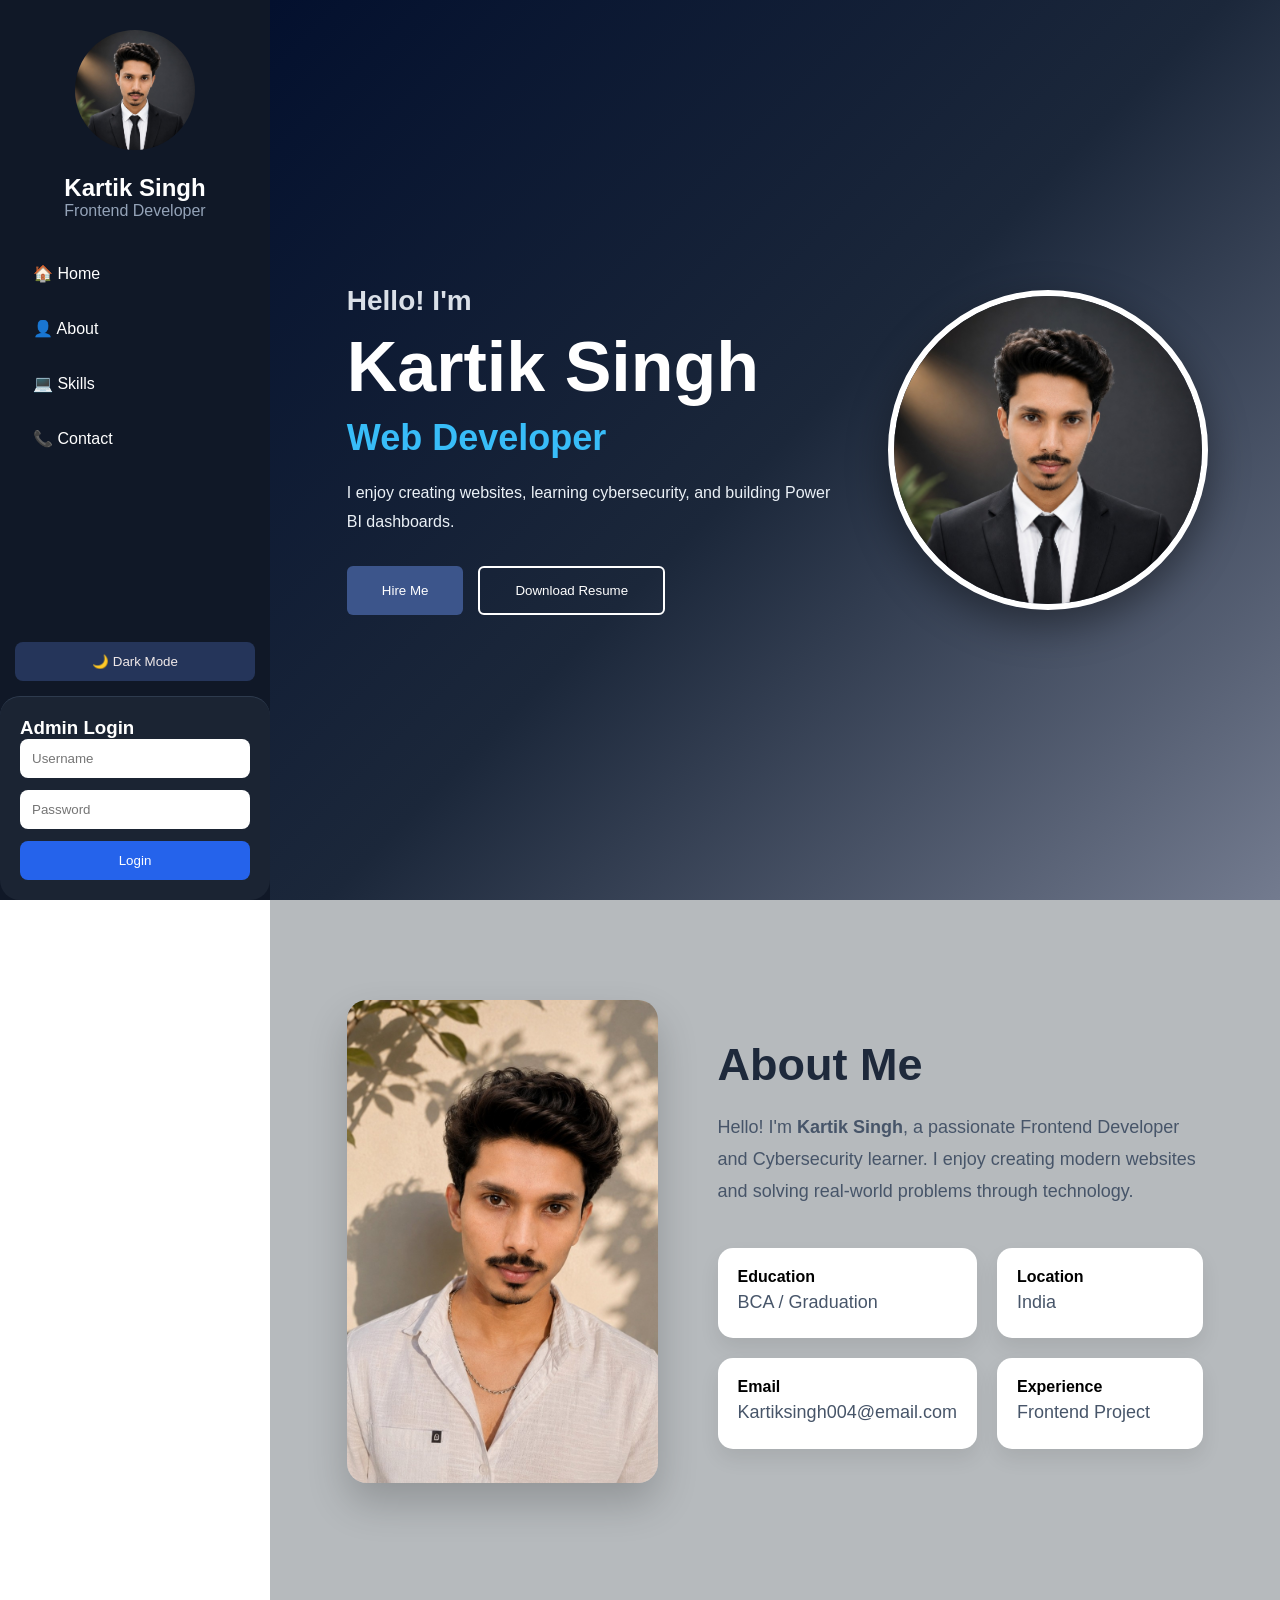
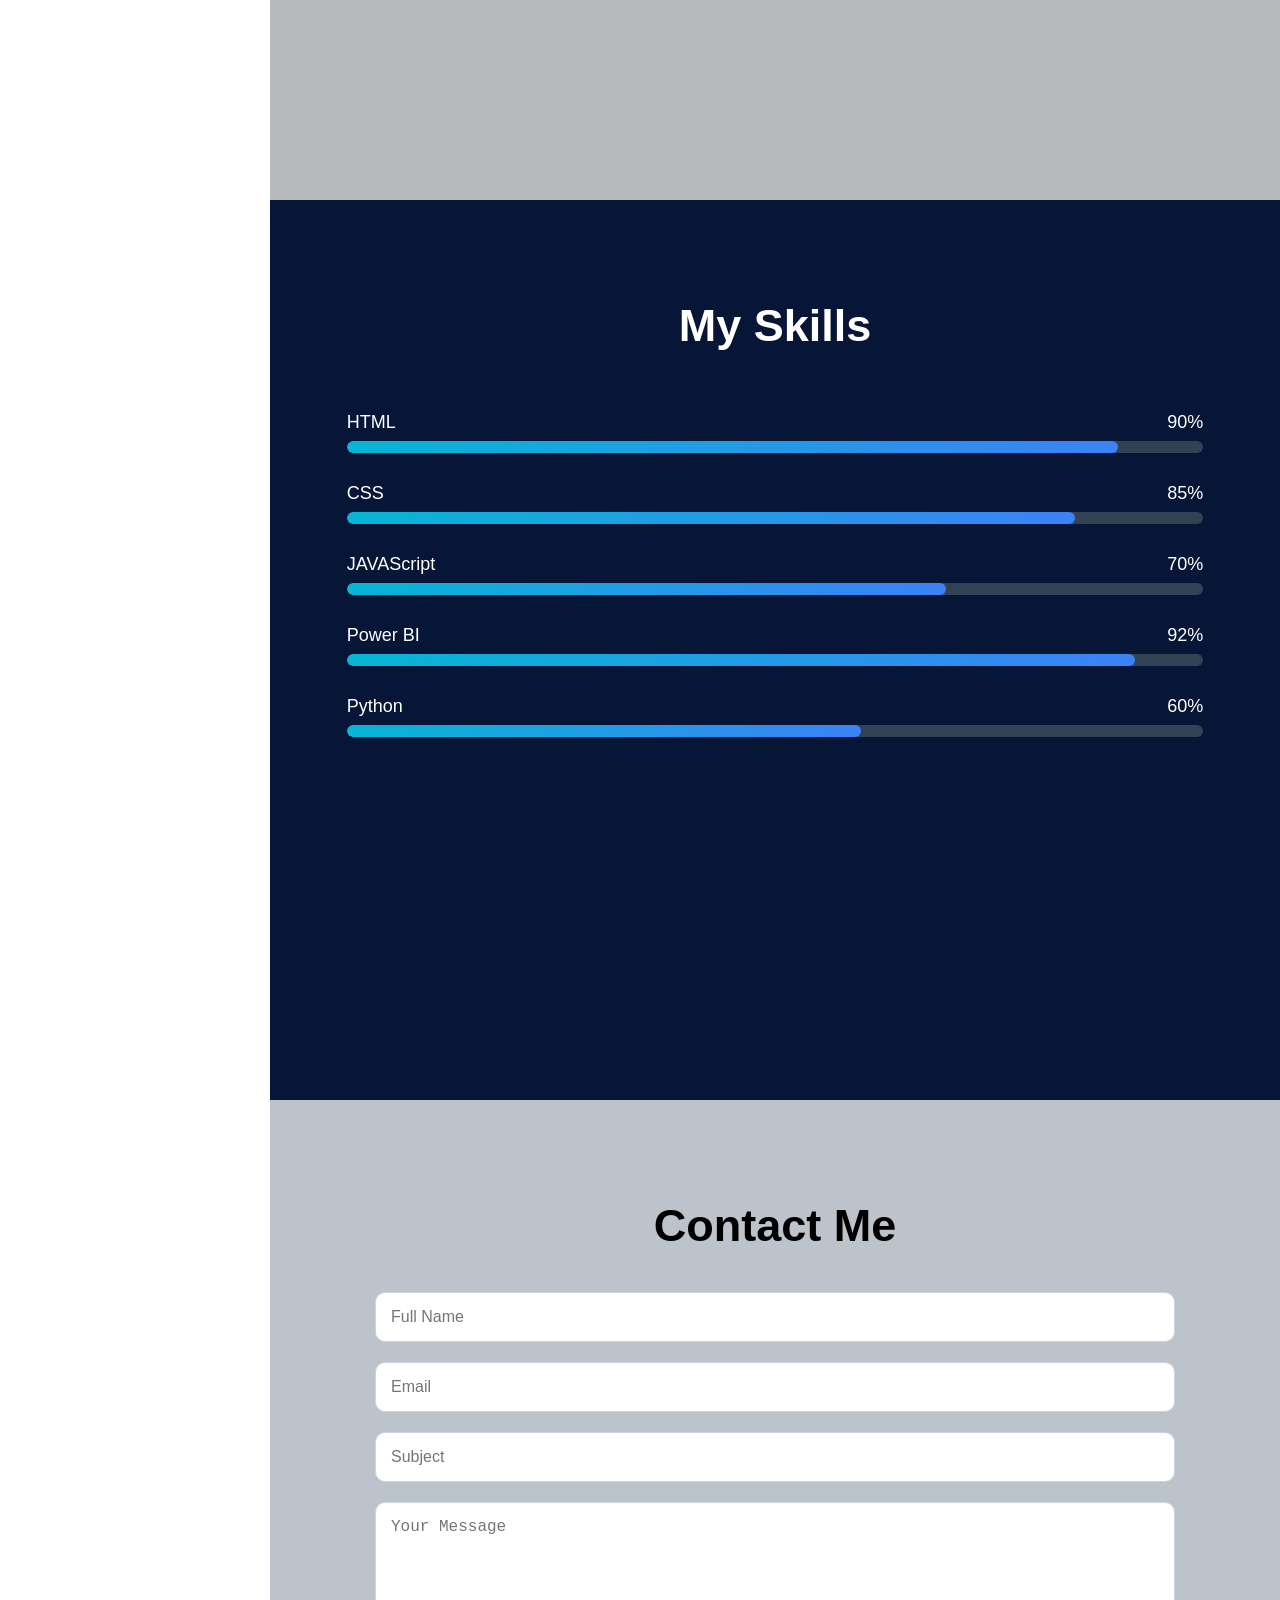
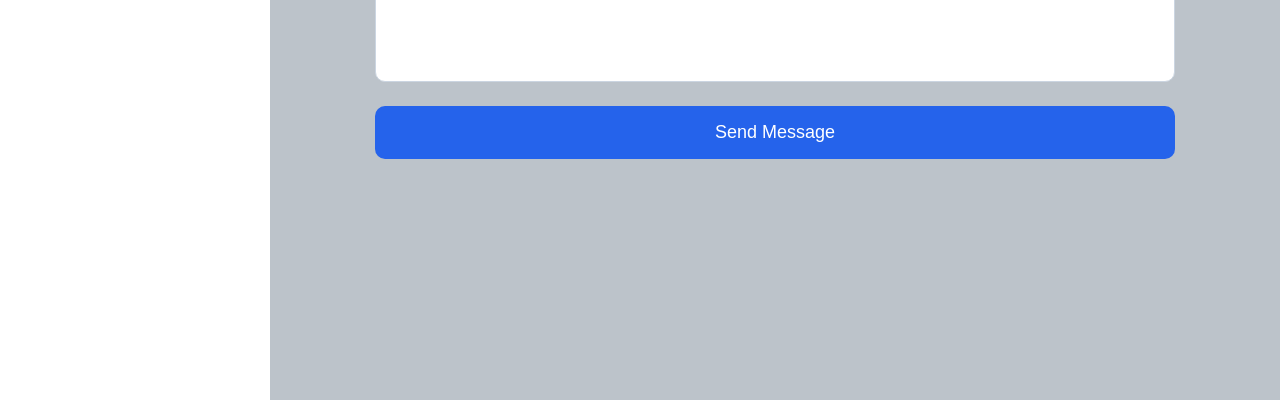
<file: index.html>
<!DOCTYPE html>
<html lang="en">

<head>
    <meta charset="UTF-8">
    <meta name="viewport" content="width=device-width, initial-scale=1.0">
    <title>My Portffolio</title>

    <!-- CSS File -->
    <link rel="stylesheet" href="style.css">
    <link rel="stylesheet" href="responsive.css">
    <link rel="stylesheet" href="fix_layout.css">
</head>

<body>

    <!--Sidebar-->
    <div class="sidebar">

        <!-- Top Part -->
        <div class="top">

            <div class="profile">

                <img src="my image.jpg">

                <h2>Kartik Singh</h2>

                <p>Frontend Developer</p>

            </div>

            <div class="menu">

                <a href="#home">🏠 Home</a>

                <a href="#about">👤 About</a>

                <a href="#skills">💻 Skills</a>

                <a href="#contact">📞 Contact</a>

            </div>

        </div>

        <div class="theme-toggle">

            <button id="themeBtn">

                🌙 Dark Mode

            </button>

        </div>

        <!-- Bottom Part -->

        <div class="admin">

            <h3>Admin Login</h3>

            <input type="text" id="username" placeholder="Username">

            <input type="password" id="password" placeholder="Password">

            <button id="loginBtn">Login</button>

            <p id="message"></p>

        </div>

    </div>

    <!--main content-->

    <div class="content">

        <section id="home">

            <div class="hero">

                <div class="left">

                    <h3>Hello! I'm</h3>

                    <h1>Kartik Singh</h1>

                    <h2>
                        <span id="typing"></span>
                    </h2>

                    <p>
                        I enjoy creating websites, learning cybersecurity,
                        and building Power BI dashboards.
                    </p>

                    <div class="buttons">

                        <button class="btn1">
                            Hire Me
                        </button>

                        <button class="btn2">
                            Download Resume
                        </button>

                    </div>

                </div>

                <div class="right">

                    <img src="my image.jpg" alt="profile">

                </div>

            </div>

        </section>

        <section id="about">

            <div class="about-container">

                <div class="about-image">

                    <img src="pf photo.jpg" alt="Profile">

                </div>

                <div class="about-text">

                    <h2>About Me</h2>

                    <p>
                        Hello! I'm <strong>Kartik Singh</strong>, a passionate
                        Frontend Developer and Cybersecurity learner. I enjoy
                        creating modern websites and solving real-world problems
                        through technology.
                    </p>

                    <div class="info-grid">

                        <div>
                            <h4>Education</h4>
                            <p>BCA / Graduation</p>
                        </div>

                        <div>
                            <h4>Location</h4>
                            <p>India</p>
                        </div>

                        <div>
                            <h4>Email</h4>
                            <p>Kartiksingh004@email.com</p>
                        </div>

                        <div>
                            <h4>Experience</h4>
                            <p>Frontend Project</p>
                        </div>

                    </div>

                </div>

            </div>

        </section>

        <section id="skills">

            <h2 class="section-title">My Skills</h2>

            <div class="skill">

                <div class="skill-header">
                    <span>HTML</span>
                    <span>90%</span>
                </div>

                <div class="bar">

                    <div class="progress html"></div>

                </div>

            </div>

            <div class="skill">

                <div class="skill-header">
                    <span>CSS</span>
                    <span>85%</span>
                </div>

                <div class="bar">

                    <div class="progress css"></div>

                </div>

            </div>

            <div class="skill">

                <div class="skill-header">
                    <span>JAVAScript</span>
                    <span>70%</span>
                </div>

                <div class="bar">

                    <div class="progress js"></div>

                </div>

            </div>

            <div class="skill">

                <div class="skill-header">
                    <span>Power BI</span>
                    <span>92%</span>
                </div>

                <div class="bar">

                    <div class="progress powerbi"></div>

                </div>

            </div>

            <div class="skill">

                <div class="skill-header">
                    <span>Python</span>
                    <span>60%</span>
                </div>

                <div class="bar">

                    <div class="progress python"></div>

                </div>

            </div>

        </section>

        <section id="contact">

            <h2>Contact Me</h2>

            <form>

                <input type="text" placeholder="Full Name">

                <input type="email" placeholder="Email">

                <input type="text" placeholder="Subject">

                <textarea placeholder="Your Message"></textarea>

                <button>Send Message</button>

            </form>

        </section>

    </div>

    <script src="admin script.js"> </script>

</body>

</html>
</file>
<file: style.css>
* {
    margin: 0;

    padding: 0;

    box-sizing: border-box;
}

body {

    margin: 0;

    display: flex;

    font-family: Arial, sans-serif;

    overflow-x: hidden;
}

.sidebar {

    width: 270px;

    height: 100vh;

    position: fixed;

    top: 0;

    left: 0;

    background: #101827;

    color: white;

    display: flex;

    flex-direction: column;

    overflow-y: auto;
}

.top {
    flex: 1;

    display: flex;

    flex-direction: column;
}

.profile {

    text-align: center;
    padding: 30px;
}

.profile p {
    color: #94A3B8;
}

.profile img {

    width: 120px;

    height: 120px;

    border-radius: 50%;
}

.profile h2 {

    margin-top: 20px;
}

.menu {
    padding: 0 15px;
}

.menu a {

    display: flex;

    align-items: center;

    gap: 12px;

    padding: 14px 18px;

    margin-bottom: 8px;

    color: white;

    text-decoration: none;

    border-radius: 10px;

    transition: .3s;
}

.menu a:hover {

    background: #254b9e;

    border-left: 5px solid white;

    transform: translateX(5px);

}

.menu a.active {

    background: #2563EB;
}

.admin {

    margin-top: auto;

    padding: 20px;

    background: #1B2433;

    border-top: 1px solid #2E3B4E;

    border-radius: 20px;
}

.admin input {

    width: 100%;

    padding: 12px;

    margin-bottom: 12px;

    border: none;

    border-radius: 8px;
}

.admin button {

    width: 100%;

    padding: 12px;

    border: none;

    border-radius: 8px;

    background: #2563EB;

    color: white;

    cursor: pointer;

    transition: .3s;
}

.admin button:hover {

    background: #1D4ED8;
}

/* Body Section */

.hero {

    min-height: 100vh;

    display: flex;

    justify-content: space-between;

    align-items: center;

    gap: 60px;

    padding: 80px;

    background: linear-gradient(135deg, #03102e, #1b273a, #737b8f);

    color: white;
}

.hero h3 {

    font-size: 28px;

    color: #dae0e8;

}

.hero h1 {

    font-size: 70px;

    margin: 10px 0;

}

.hero h2 {

    font-size: 36px;

    color: #38BDF8;

    margin-bottom: 20px;

}

.hero p {

    width: 500px;

    line-height: 1.8;

    color: #ebf1f7;
}

.buttons {

    margin-top: 30px;
}

.btn1 {

    padding: 15px 35px;

    background: #3c558b;

    color: white;

    border: none;

    border-radius: 6px;

    cursor: pointer;

    margin-right: 15px;

}

.btn1:hover {

    transform: translateY(-4px);

    background: #061849;

}

.btn2 {

    padding: 15px 35px;

    background: transparent;

    color: white;

    border: 2px solid white;

    border-radius: 6px;

    cursor: pointer;

}

.btn2:hover {

    transform: translateY(-4px);

    background: white;

    color: #111827;

}

.content {

    margin-left: 270px;

    width: calc(100% - 270px);
}

html {

    scroll-behavior: smooth;

}

/* Responsive context */

.left {

    width: 55%;
}

.right {

    width: 45%;

    display: flex;

    justify-content: center;

    align-items: center;
}

.right img {

    width: 320px;

    height: 320px;

    object-fit: cover;

    border-radius: 50%;

    border: 6px solid white;

    box-shadow: 0 15px 40px rgba(0, 0, 0, .4);

    transition: .4s;
}

.right img:hover {

    transform: scale(1.05);
}

.btn1,
.btn2 {

    transition: .3s;
}

/* About */

#about {
    background: #b6babd;
    padding: 100px 80px;
}

.about-container {
    display: flex;
    align-items: center;
    justify-content: space-between;
    gap: 60px;
}

.about-image img {
    width: 320px;
    border-radius: 20px;
    box-shadow: 0 20px 40px rgba(0, 0, 0, .2);
}

.about-text {
    flex: 1;
}

.about-text h2 {
    font-size: 45px;
    color: #1E293B;
    margin-bottom: 20px;
}

.about-text p {
    font-size: 18px;
    line-height: 1.8;
    color: #475569;
}

.info-grid {
    margin-top: 40px;
    display: grid;
    grid-template-columns: repeat(2, 1fr);
    gap: 20px;
}

.info-grid div {
    background: white;
    padding: 20px;
    border-radius: 15px;
    box-shadow: 0 10px 20px rgba(0, 0, 0, .08);
}

/* skills */

#skills {
    padding: 100px 80px;
    background: #071636;
}

.section-title {
    color: white;
    text-align: center;
    font-size: 45px;
    margin-bottom: 60px;
}

.skill {
    margin-bottom: 30px;
}

.skill-header {
    display: flex;
    justify-content: space-between;
    margin-bottom: 8px;
    color: white;
    font-size: 18px;
}

.skill label {
    color: white;
    font-size: 18px;
}

.bar {

    width: 100%;

    height: 12px;

    background: #334155;

    border-radius: 50px;

    overflow: hidden;

}

.progress {

    width: 0%;

    height: 100%;

    background: linear-gradient(90deg, #06B6D4, #3B82F6);

    border-radius: 50px;

    transition: 2s ease;
}

.html {
    width: 90%;
}

.css {
    width: 85%;
}

.js {
    width: 75%;
}

.powerbi {
    width: 90%;
}

.python {
    width: 70%;
}

/* Contact */

#contact {
    padding: 100px 80px;
    background: #bcc3ca;
}

#contact h2 {
    text-align: center;
    font-size: 45px;
    margin-bottom: 40px;
}

form {
    width: 70%;
    margin: auto;
}

form input,
form textarea {

    width: 100%;

    padding: 15px;

    margin-bottom: 20px;

    border: 1px solid #CBD5E1;

    border-radius: 10px;

    font-size: 16px;
}

form textarea {
    height: 180px;
    resize: none;
}

form button {
    width: 100%;
    padding: 16px;
    border: none;
    border-radius: 10px;
    background: #2563EB;
    color: white;
    font-size: 18px;
    cursor: pointer;
    transition: .3s;
}

form button:hover {
    background: #1D4ED8;
}

section {

    min-height: 100vh;
}

/* Dark/Light */

.theme-toggle {

    padding: 15px;

}

#themeBtn {

    width: 100%;

    padding: 12px;

    border: none;

    border-radius: 8px;

    background: #25355a;

    color: rgb(240, 233, 233);

    cursor: pointer;

    transition: .3s;

}

#themeBtn:hover {

    background: #5473ca;

}

body.light {

    background: white;

    color: #111827;

}

body.light .sidebar {

    background: #F8FAFC;

    color: #111827;

}

body.light .menu a {

    color: #111827;

}

body.light .hero {

    background: linear-gradient(135deg, #8cbdba, #E2E8F0, #CBD5E1);

    color: #111827;

}

body.light .hero h2 {

    color: #7192da;

}

body.light .admin {

    background: white;

    border: 1px solid #acb9c8;

}

body.light #skills {

    background: linear-gradient(135deg, #8cbdba, #E2E8F0, #CBD5E1);
}

body.light #about {

    background: #fff8f8;
}

body.light #contact {

    background: #fff8f8;
}
</file>
<file: responsive.css>
/* =========================================================
   RESPONSIVE.CSS
   Portfolio - Kartik Singh
   ========================================================= */


/* =========================================================
   1. TABLET / SMALL LAPTOP
   1024px and below
   ========================================================= */

@media screen and (max-width: 1024px) {

    /* ---------- Sidebar ---------- */

    .sidebar {
        width: 230px;
    }

    /* ---------- Main sections ---------- */

    section {
        margin-left: 230px;
        width: calc(100% - 230px);
        padding: 60px 40px;
    }

    /* ---------- Hero ---------- */

    .hero {
        width: 100%;
        min-height: 100vh;
        margin-left: 0;
        padding: 50px 40px;
        box-sizing: border-box;
    }

    .hero h1 {
        font-size: 55px;
    }

    .hero h2 {
        font-size: 30px;
    }

    .hero p {
        width: 100%;
        max-width: 500px;
    }

    /* ---------- Hero image ---------- */

    .right img,
    .hero-image img {
        width: 270px;
        height: 270px;
    }

    /* ---------- About ---------- */

    .about-container {
        gap: 35px;
    }

    .about-image img {
        width: 280px;
    }

    /* ---------- Information cards ---------- */

    .info-grid {
        gap: 15px;
    }

}


/* =========================================================
   2. MOBILE
   768px and below
   ========================================================= */

@media screen and (max-width: 768px) {

    /* =====================================================
       GLOBAL
       ===================================================== */

    html,
    body {
        width: 100%;
        overflow-x: hidden;
    }

    body {
        display: block;
    }


    /* =====================================================
       SIDEBAR
       ===================================================== */

    .sidebar {
        position: relative;

        width: 100%;
        height: auto;

        min-height: auto;

        display: block;

        padding: 0;

        box-sizing: border-box;
    }


    /* ---------- Profile ---------- */

    .top {
        padding-top: 20px;
    }

    .profile {
        padding: 20px 15px;
    }

    .profile img {
        width: 100px;
        height: 100px;
    }

    .profile h2 {
        font-size: 24px;
        margin: 12px 0 5px;
    }

    .profile p {
        margin: 0;
        font-size: 15px;
    }


    /* =====================================================
       NAVIGATION
       ===================================================== */

    .menu {
        display: flex;

        flex-direction: row;

        justify-content: center;

        align-items: center;

        flex-wrap: wrap;

        margin: 10px 0 15px;

        padding: 0 10px;

        gap: 5px;
    }

    .menu a {
        padding: 10px 12px;

        font-size: 14px;

        border-radius: 8px;
    }

    .menu a:hover {
        padding-left: 12px;

        border-left: none;
    }


    /* =====================================================
       ADMIN LOGIN
       ===================================================== */

    .admin {
        width: calc(100% - 30px);

        margin: 10px auto 20px;

        padding: 18px;

        box-sizing: border-box;
    }

    .admin h3 {
        margin-top: 0;

        font-size: 20px;
    }

    .admin input {
        width: 100%;

        box-sizing: border-box;

        padding: 12px;

        margin-top: 10px;
    }

    .admin button {
        width: 100%;

        padding: 11px;

        margin-top: 12px;
    }


    /* =====================================================
       MAIN SECTIONS
       ===================================================== */

    section {
        width: 100%;

        margin-left: 0;

        min-height: auto;

        padding: 70px 20px;

        box-sizing: border-box;
    }


    /* =====================================================
       HOME / HERO
       ===================================================== */

    .hero {
        width: 100%;

        min-height: 90vh;

        margin-left: 0;

        padding: 50px 20px;

        box-sizing: border-box;

        display: flex;

        flex-direction: column;

        justify-content: center;

        align-items: center;

        text-align: center;
    }


    .hero-text {
        width: 100%;

        max-width: 600px;
    }


    .hero h3 {
        font-size: 22px;

        margin-bottom: 10px;
    }


    .hero h1 {
        font-size: 42px;

        line-height: 1.1;

        margin: 10px 0;
    }


    .hero h2 {
        font-size: 26px;

        line-height: 1.3;
    }


    .hero p {
        width: 100%;

        max-width: 500px;

        margin: 20px auto;

        line-height: 1.7;

        font-size: 15px;
    }


    /* =====================================================
       BUTTONS
       ===================================================== */

    .buttons {
        display: flex;

        flex-direction: column;

        align-items: center;

        gap: 12px;

        margin-top: 25px;
    }


    .btn1,
    .btn2 {
        width: 220px;

        margin: 0;

        box-sizing: border-box;
    }


    /* =====================================================
       HERO / PROFILE IMAGE
       ===================================================== */

    .right,
    .hero-image {
        width: 100%;

        display: flex;

        justify-content: center;

        margin-top: 30px;
    }


    .right img,
    .hero-image img {
        width: 220px;

        height: 220px;

        max-width: 80vw;

        object-fit: cover;
    }


    /* =====================================================
       ABOUT
       ===================================================== */

    #about {
        padding: 70px 20px;
    }


    .about-container {
        display: flex;

        flex-direction: column;

        align-items: center;

        gap: 35px;

        text-align: center;
    }


    .about-image {
        width: 100%;

        display: flex;

        justify-content: center;
    }


    .about-image img {
        width: 240px;

        max-width: 80vw;

        height: auto;

        border-radius: 20px;
    }


    .about-text {
        width: 100%;
    }


    .about-text h2 {
        font-size: 36px;

        margin-bottom: 20px;
    }


    .about-text p {
        font-size: 16px;

        line-height: 1.7;
    }


    /* =====================================================
       ABOUT INFORMATION CARDS
       ===================================================== */

    .info-grid {
        width: 100%;

        display: grid;

        grid-template-columns: 1fr;

        gap: 15px;

        margin-top: 30px;
    }


    .info-grid div {
        width: 100%;

        box-sizing: border-box;

        padding: 18px;

        text-align: left;
    }


    /* =====================================================
       SKILLS
       ===================================================== */

    #skills {
        padding: 70px 20px;
    }


    .section-title {
        font-size: 36px;

        margin-bottom: 40px;
    }


    .skill {
        width: 100%;

        margin-bottom: 25px;
    }


    .skill-header {
        font-size: 16px;
    }


    .bar {
        width: 100%;

        height: 10px;
    }


    /* =====================================================
       CONTACT
       ===================================================== */

    #contact {
        padding: 70px 20px;
    }


    #contact h2 {
        font-size: 36px;

        margin-bottom: 30px;
    }


    form {
        width: 100%;

        max-width: 600px;

        margin: auto;
    }


    form input,
    form textarea {
        width: 100%;

        box-sizing: border-box;

        padding: 14px;

        font-size: 15px;
    }


    form textarea {
        height: 150px;
    }


    form button {
        width: 100%;

        padding: 14px;
    }

}


/* =========================================================
   3. SMALL PHONES
   480px and below
   ========================================================= */

@media screen and (max-width: 480px) {

    /* ---------- Profile ---------- */

    .profile img {
        width: 85px;

        height: 85px;
    }


    .profile h2 {
        font-size: 21px;
    }


    .profile p {
        font-size: 14px;
    }


    /* ---------- Navigation ---------- */

    .menu {
        gap: 3px;
    }


    .menu a {
        padding: 8px 9px;

        font-size: 13px;
    }


    /* ---------- Admin ---------- */

    .admin {
        width: calc(100% - 20px);

        padding: 15px;
    }


    /* ---------- Hero ---------- */

    .hero {
        min-height: 85vh;

        padding: 40px 15px;
    }


    .hero h3 {
        font-size: 20px;
    }


    .hero h1 {
        font-size: 35px;
    }


    .hero h2 {
        font-size: 23px;
    }


    .hero p {
        font-size: 14px;
    }


    .right img,
    .hero-image img {
        width: 190px;

        height: 190px;
    }


    /* ---------- Buttons ---------- */

    .btn1,
    .btn2 {
        width: 200px;

        padding: 13px 20px;
    }


    /* ---------- Sections ---------- */

    section {
        padding: 60px 15px;
    }


    /* ---------- About ---------- */

    .about-text h2 {
        font-size: 30px;
    }


    .about-image img {
        width: 210px;
    }


    /* ---------- Skills ---------- */

    .section-title {
        font-size: 30px;
    }


    /* ---------- Contact ---------- */

    #contact h2 {
        font-size: 30px;
    }

}
</file>
<file: fix_layout.css>
/* FINAL LAYOUT FIX */

html, body {
    width: 100%;
    max-width: 100%;
    margin: 0;
    padding: 0;
    overflow-x: hidden;
}

*, *::before, *::after {
    box-sizing: border-box;
}

/* Desktop main area */
.content, main {
    width: calc(100% - 270px);
    max-width: calc(100% - 270px);
    margin-left: 270px;
    padding: 0;
}

/* Sections */
body > section,
.content > section,
main > section {
    width: 100%;
    max-width: 100%;
    margin: 0;
    padding: 0;
}

/* HOME */
#home, #Home {
    width: 100%;
    max-width: 100%;
    min-height: 100vh;
    margin: 0;
    padding: 0;
}

.hero {
    width: 100% !important;
    max-width: 100%;
    min-height: 100vh;
    margin: 0 !important;
    padding: 70px clamp(25px, 6vw, 80px);
    display: flex;
    align-items: center;
    justify-content: space-between;
    gap: 50px;
    overflow: hidden;
}

.hero-text {
    width: 100%;
    max-width: 650px;
    min-width: 0;
}

.hero-text p {
    width: auto;
    max-width: 520px;
}

.buttons {
    display: flex;
    flex-wrap: wrap;
    gap: 15px;
}

.btn1, .btn2 {
    margin-right: 0;
}

.right {
    width: min(42%, 420px);
    flex-shrink: 0;
}

.right img {
    width: min(100%, 320px);
    height: auto;
    aspect-ratio: 1 / 1;
}

/* ABOUT */
#about {
    width: 100%;
    max-width: 100%;
    min-height: 100vh;
    margin: 0;
    padding: clamp(60px, 8vw, 100px) clamp(25px, 6vw, 80px);
}

.about-container {
    width: 100%;
    max-width: 1200px;
    margin: 0 auto;
    display: flex;
    align-items: center;
    justify-content: center;
    gap: clamp(30px, 5vw, 60px);
}

.about-image {
    flex: 0 1 320px;
    min-width: 0;
}

.about-image img {
    width: 100%;
    max-width: 320px;
    height: auto;
}

.about-text {
    flex: 1 1 500px;
    min-width: 0;
}

.info-grid {
    width: 100%;
}

/* SKILLS */
#skills {
    width: 100%;
    max-width: 100%;
    min-height: 100vh;
    margin: 0;
    padding: clamp(60px, 8vw, 100px) clamp(25px, 6vw, 80px);
}

#skills .skill {
    width: 100%;
    max-width: 900px;
    margin-left: auto;
    margin-right: auto;
}

/* CONTACT */
#contact {
    width: 100%;
    max-width: 100%;
    min-height: 100vh;
    margin: 0;
    padding: clamp(60px, 8vw, 100px) clamp(25px, 6vw, 80px);
}

#contact form {
    width: 100%;
    max-width: 800px;
    margin: 0 auto;
}

#contact input,
#contact textarea {
    width: 100%;
    max-width: 100%;
}

/* TABLET */
@media (max-width: 992px) {
    .content, main {
        width: calc(100% - 230px);
        max-width: calc(100% - 230px);
        margin-left: 230px;
    }

    .hero {
        gap: 30px;
        padding: 55px 35px;
    }

    .right {
        width: 40%;
    }

    .about-container {
        gap: 35px;
    }
}

/* MOBILE */
@media (max-width: 768px) {

    .sidebar {
        position: relative !important;
        top: auto !important;
        left: auto !important;
        width: 100% !important;
        max-width: 100% !important;
        height: auto !important;
        min-height: 0 !important;
        overflow: visible !important;
    }

    .content, main {
        width: 100% !important;
        max-width: 100% !important;
        margin-left: 0 !important;
    }

    body > section,
    .content > section,
    main > section,
    #home,
    #Home,
    #about,
    #skills,
    #contact {
        width: 100% !important;
        max-width: 100% !important;
        margin-left: 0 !important;
        margin-right: 0 !important;
    }

    .hero {
        width: 100% !important;
        max-width: 100% !important;
        min-height: calc(100vh - 1px);
        margin: 0 !important;
        padding: 55px 20px;
        display: flex;
        flex-direction: column;
        align-items: center;
        justify-content: center;
        text-align: center;
        gap: 35px;
    }

    .hero-text {
        width: 100%;
        max-width: 600px;
    }

    .hero-text h1 {
        font-size: clamp(38px, 10vw, 58px);
        line-height: 1.05;
        overflow-wrap: anywhere;
    }

    .hero-text p {
        width: 100%;
        max-width: 560px;
        margin-left: auto;
        margin-right: auto;
    }

    .buttons {
        justify-content: center;
    }

    .right {
        width: 100%;
        max-width: 300px;
    }

    .right img {
        width: 220px;
        max-width: 80vw;
        margin: 0 auto;
    }

    #about {
        padding: 65px 20px;
    }

    .about-container {
        flex-direction: column;
        text-align: center;
        gap: 35px;
    }

    .about-image {
        width: 100%;
        display: flex;
        justify-content: center;
    }

    .about-image img {
        width: 250px;
        max-width: 75vw;
    }

    .about-text {
        width: 100%;
        flex: none;
    }

    .info-grid {
        grid-template-columns: 1fr;
        text-align: left;
    }

    #skills {
        padding: 65px 20px;
    }

    #skills .skill {
        max-width: 650px;
    }

    #contact {
        padding: 65px 20px;
    }

    #contact form {
        width: 100%;
        max-width: 650px;
    }
}

/* SMALL PHONES */
@media (max-width: 480px) {
    .hero {
        padding: 45px 15px;
    }

    .hero-text h1 {
        font-size: 36px;
    }

    .hero-text h2 {
        font-size: 23px;
    }

    .buttons {
        width: 100%;
        flex-direction: column;
        align-items: center;
    }

    .btn1, .btn2 {
        width: min(230px, 100%);
    }

    .right img {
        width: 185px;
    }

    #about, #skills, #contact {
        padding-left: 15px;
        padding-right: 15px;
    }

    .about-image img {
        width: 210px;
    }
}
</file>
